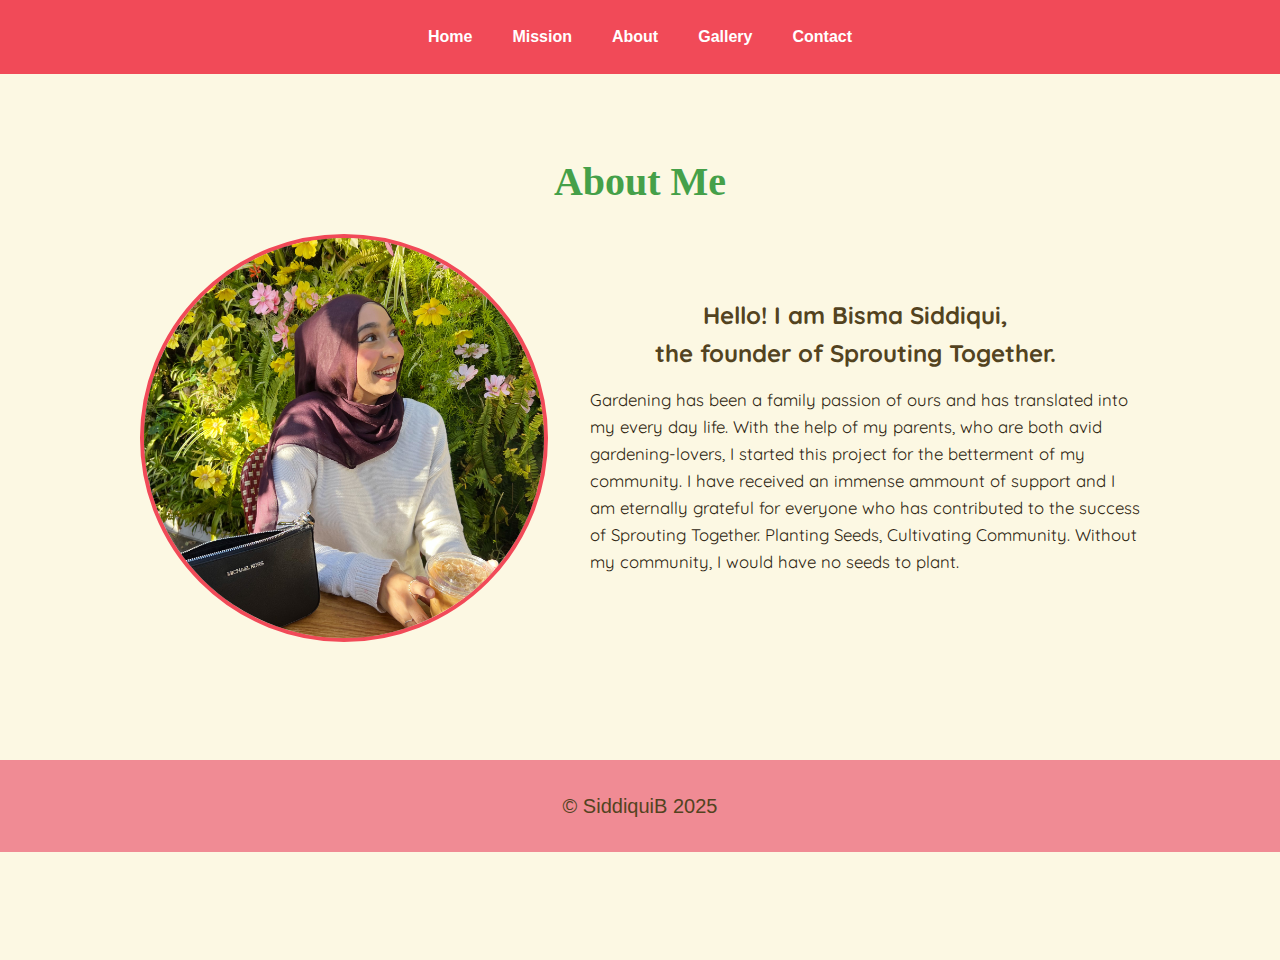
<file: aboutme.html>
<!DOCTYPE html>
<html lang="en">
<head>
    <meta charset="utf-8" />
    <meta name="viewport" content="width=device-width, initial-scale=1.0">
    <title>About Me | Sprouting Together</title>
    <link href="https://fonts.googleapis.com/css2?family=Quicksand:wght@400;600;700&display=swap" rel="stylesheet">
    <link rel="stylesheet" href="css/my_styles2.css">
</head>

<style>
    /* Style the navigation bar */
    .navbar {
      background-color: #F14A58; /* reddish pink background */
      overflow: hidden;
      display: flex;
      justify-content: center; /* Center the nav items */
      padding: 10px 0;
      position: fixed;
      top: 0;
      width: 100%;
      z-index: 1000;
    }

    /* Nav links (styled as buttons) */
    .navbar a {
      color: white;
      text-decoration: none;
      padding: 14px 20px;
      font-weight: bold;
      transition: background-color 0.3s;
    }

    .navbar a:hover {
      background-color: #f08b94;
    }

    /* Add some padding to the top of the page so content isn't hidden behind navbar */
    body {
      margin: 0;
      padding-top: 60px;
      font-family: Arial, sans-serif;
    }

    section {
      padding: 50px;
      height: 600px;
    }
  </style>
</head>
<body>
    <!-- Navigation Bar -->
  <div class="navbar">
    <a href="index.html">Home</a>
    <a href="mission.html">Mission</a>
    <a href="aboutme.html">About</a>
    <a href="gallery.html">Gallery</a>
    <a href="contact.html">Contact</a>
  </div>
  <div class="spacer"></div>
  
  <section class="section">
    <h1>About Me</h1>
  
    <div class="about-container">
      <div class="about-image">
        <img src="images/aboutmepic.jpg" alt="pic of me" class="profile-pic">
    </div>
  
      <div class="about-text">
        <h2>Hello! I am Bisma Siddiqui, <br>the founder of Sprouting Together.</h2>
        <p>Gardening has been a family passion of ours and has translated into my every day life. 
           With the help of my parents, who are both avid gardening-lovers, I started this project for
           the betterment of my community. I have received an immense ammount of support and I am 
           eternally grateful for everyone who has contributed to the success of Sprouting Together. 
           Planting Seeds, Cultivating Community. Without my community, I would have no seeds to plant.</p>
      </div>
    </div>
  </section>
  
  
    <footer class="footer">
      © SiddiquiB 2025
    </footer>
  </body>
</html>
</file>
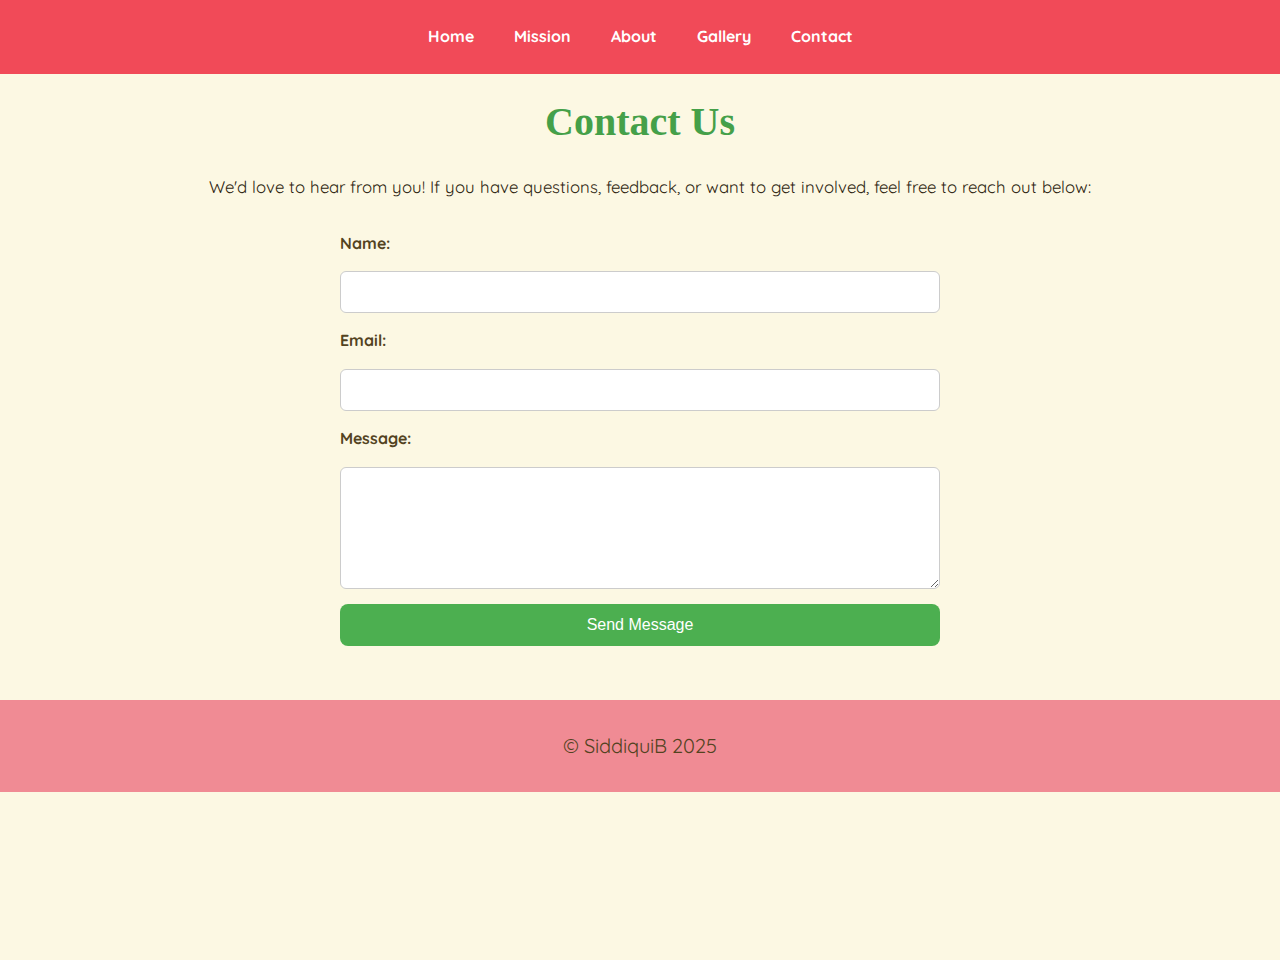
<file: contact.html>
<!DOCTYPE html>
<html lang="en">
<head>
  <meta charset="UTF-8">
  <title>Contact Us | Sprouting Together</title>
  <link rel="stylesheet" href="css/my_styles2.css">
  <link href="https://fonts.googleapis.com/css2?family=Quicksand&display=swap" rel="stylesheet">
</head>

<!-- nav bar styling -->
<style>
    /* Style the navigation bar */
    .navbar {
      background-color: #F14A58; /* reddish pink background */
      overflow: hidden;
      display: flex;
      justify-content: center; /* Center the nav items */
      padding: 10px 0;
      position: fixed;
      top: 0;
      width: 100%;
      z-index: 1000;
    }

    /* Nav links (styled as buttons) */
    .navbar a {
      color: white;
      text-decoration: none;
      padding: 14px 20px;
      font-weight: bold;
      transition: background-color 0.3s;
    }

    .navbar a:hover {
      background-color: #f08b94;
    }

    /* Add some padding to the top of the page so content isn't hidden behind navbar */
    body {
      margin: 0;
      padding-top: 60px;
    }

    section {
      padding: 50px;
      height: 600px;
    }
  </style>

<body>
  <div class="navbar">
    <a href="my_index.html">Home</a>
    <a href="mission.html">Mission</a>
    <a href="aboutme.html">About</a>
    <a href="gallery.html">Gallery</a>
    <a href="contact.html">Contact</a>
  </div>

  <section class="section">
    <h1>Contact Us</h1>
    <p style="text-align: center;">We'd love to hear from you! If you have questions, feedback, 
        or want to get involved, feel free to reach out below:</p>

    <form class="contact-form" action="#" method="post">
      <label for="name">Name:</label>
      <input type="text" id="name" name="name" required>

      <label for="email">Email:</label>
      <input type="email" id="email" name="email" required>

      <label for="message">Message:</label>
      <textarea id="message" name="message" rows="5" required></textarea>

      <button type="submit">Send Message</button>
    </form>
  </section>

  <footer class="footer">
    © SiddiquiB 2025
  </footer>
</body>
</html>
</file>
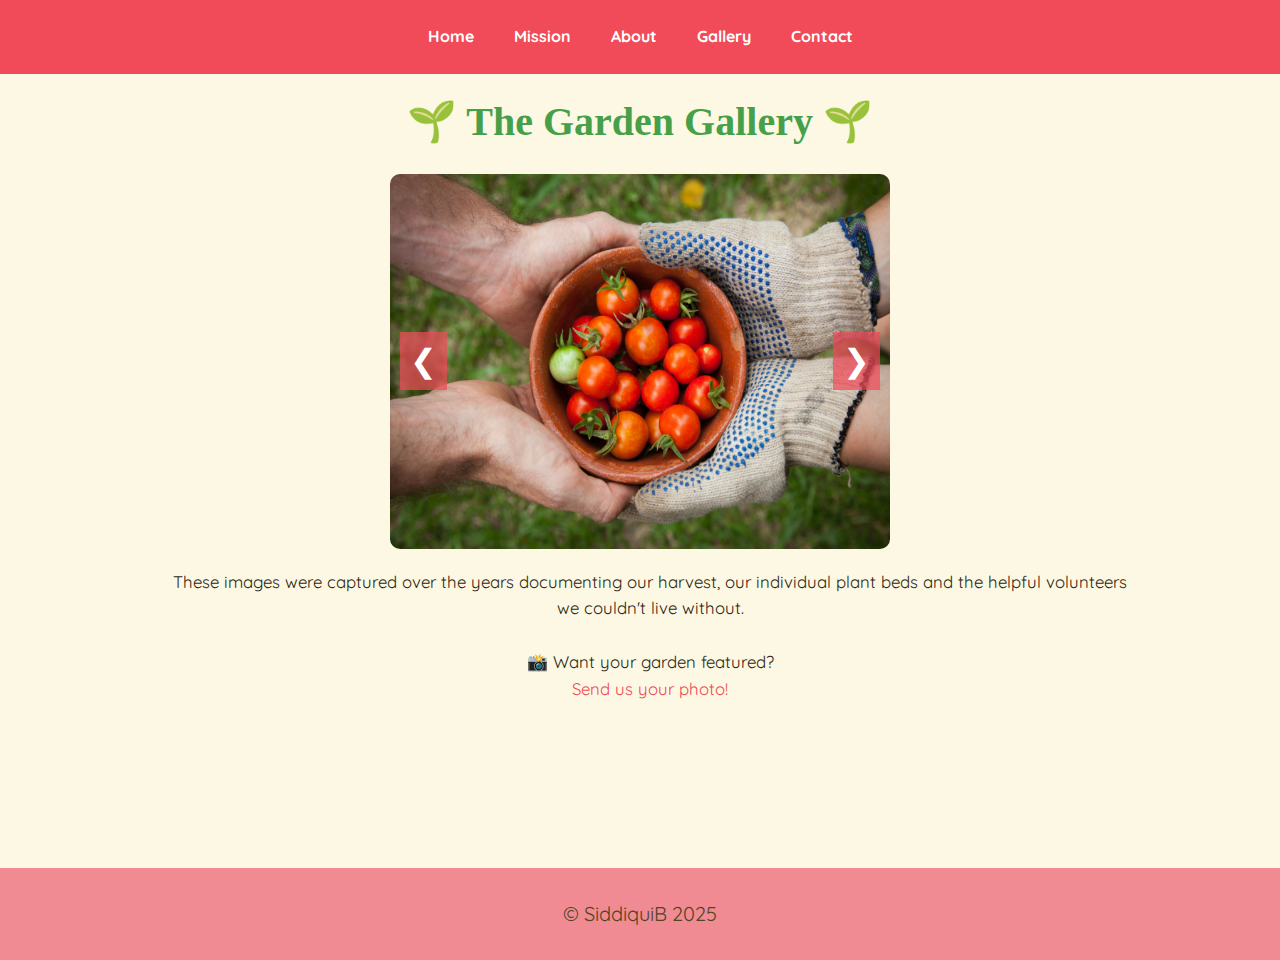
<file: gallery.html>
<!DOCTYPE html>
<html lang="en">
<head>
  <meta charset="UTF-8">
  <title>Gallery | Sprouting Together</title>
  <link href="https://fonts.googleapis.com/css2?family=Quicksand:wght@400;600;700&display=swap" rel="stylesheet">
  <link rel="stylesheet" href="css/my_styles2.css">
</head>

<!-- nav bar styling -->
<style>
    /* Style the navigation bar */
    .navbar {
      background-color: #F14A58; /* reddish pink background */
      overflow: hidden;
      display: flex;
      justify-content: center; /* Center the nav items */
      padding: 10px 0;
      position: fixed;
      top: 0;
      width: 100%;
      z-index: 1000;
    }

    /* Nav links (styled as buttons) */
    .navbar a {
      color: white;
      text-decoration: none;
      padding: 14px 20px;
      font-weight: bold;
      transition: background-color 0.3s;
    }

    .navbar a:hover {
      background-color: #f08b94;
    }

    /* Add some padding to the top of the page so content isn't hidden behind navbar */
    body {
      margin: 0;
      padding-top: 60px;
    }

    section {
      padding: 50px;
      height: 600px;
    }
  </style>
  </head>

<body>

  <div class="navbar">
    <a href="index.html">Home</a>
    <a href="mission.html">Mission</a>
    <a href="aboutme.html">About</a>
    <a href="gallery.html">Gallery</a>
    <a href="contact.html">Contact</a>
  </div>

  <main>
    <section class="section">
      <h1>🌱 The Garden Gallery 🌱</h1>
      <div class="carousel">
        <div class="carousel-track">
          <img src="images/galleryimage1.jpg" alt="Garden 1">
          <img src="images/galleryimage2.jpg" alt="Garden 2">
          <img src="images/galleryimage3.jpg" alt="Garden 3">
          <img src="images/galleryimage4.jpg" alt="Garden 4">
          <img src="images/galleryimage5.jpg" alt="Garden 5">
          <img src="images/galleryimage6.jpg" alt="Garden 6">
          <img src="images/galleryimage7.jpg" alt="Garden 7">
          <img src="images/galleryimage8.jpg" alt="Garden 8">
          <img src="images/galleryimage9.jpg" alt="Garden 9">
        </div>
        <button class="carousel-btn prev">&#10094;</button>
        <button class="carousel-btn next">&#10095;</button>
      </div>
      <p style="text-align: center; margin-top: 20px;">
        These images were captured over the years documenting our harvest, our individual
        plant beds and the helpful volunteers we couldn't live without. 
        <br><br>
        📸 Want your garden featured? <br> <a href="contact.html">Send us your photo!</a>
      </p>
      
    </section>
  </main>

  <script src="js/carousel.js"></script>



  <footer class="footer">
    © SiddiquiB 2025
  </footer>

</body>
</html>
</file>
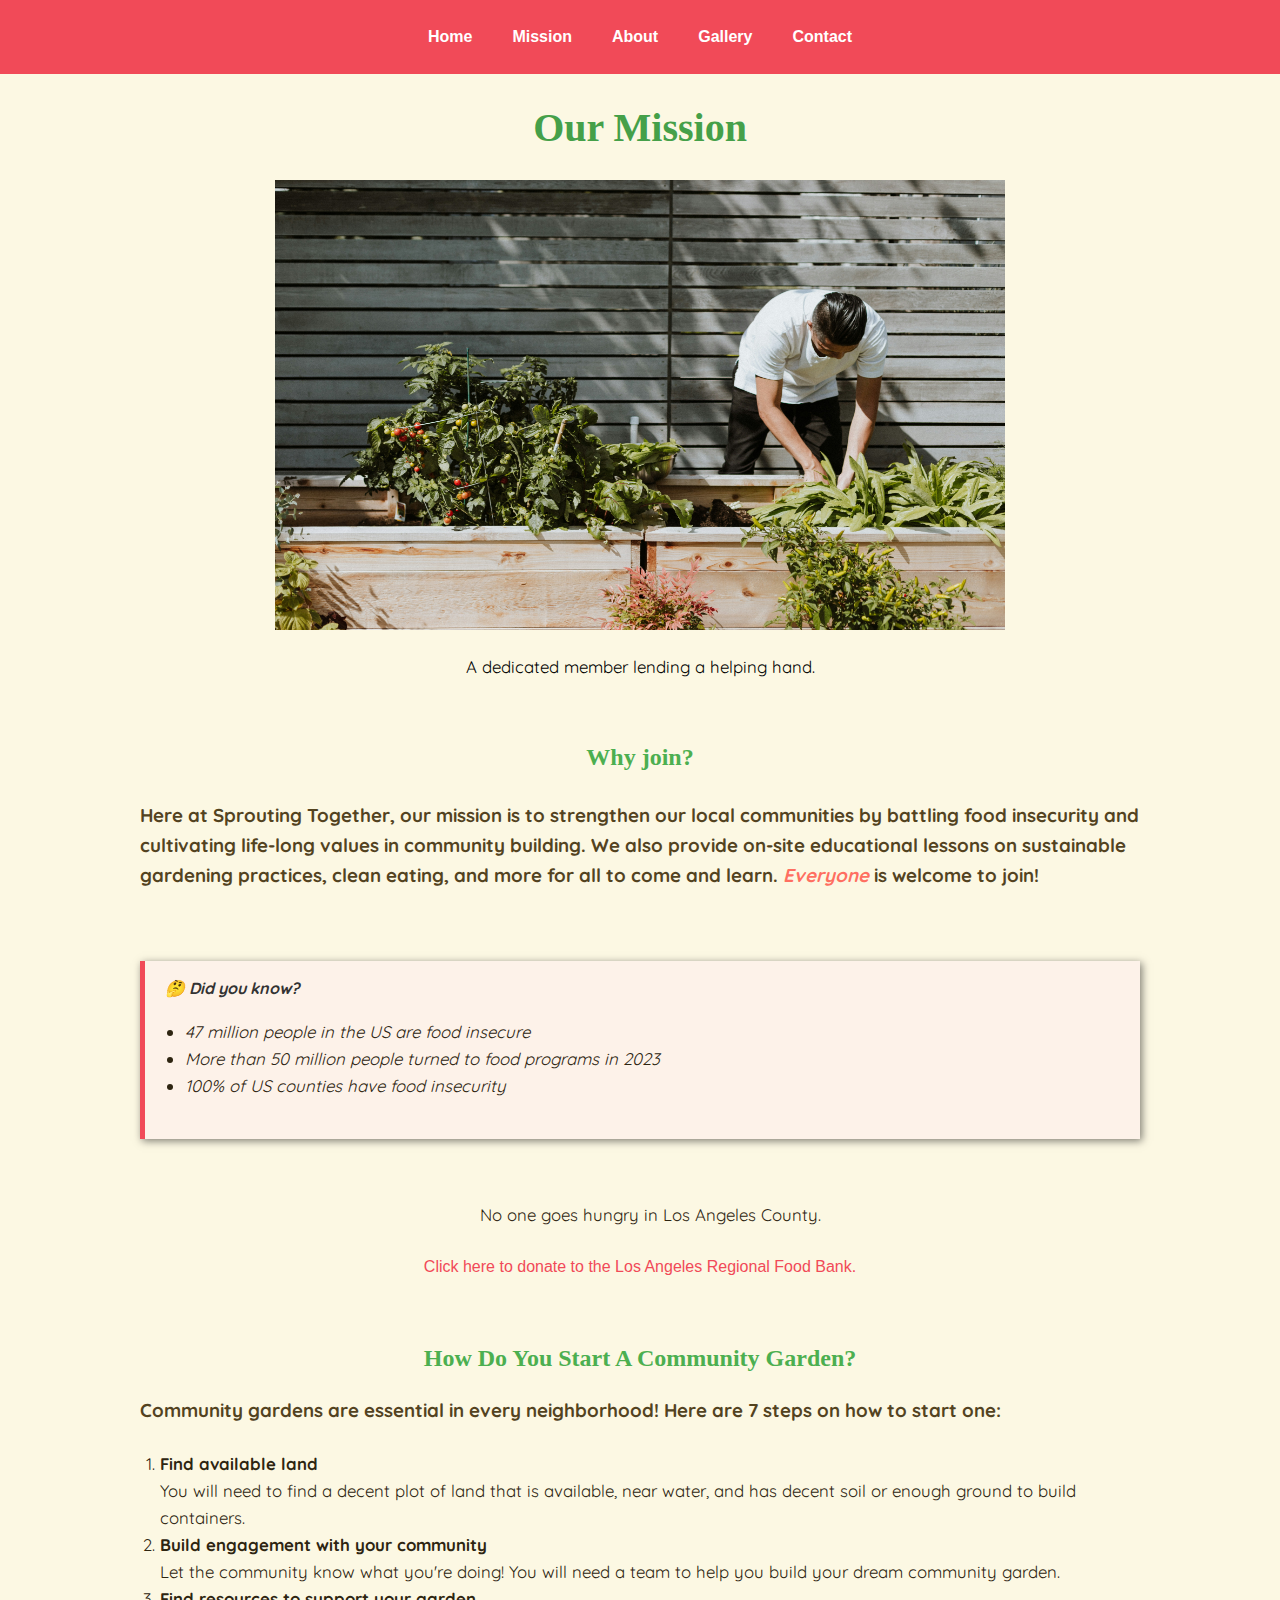
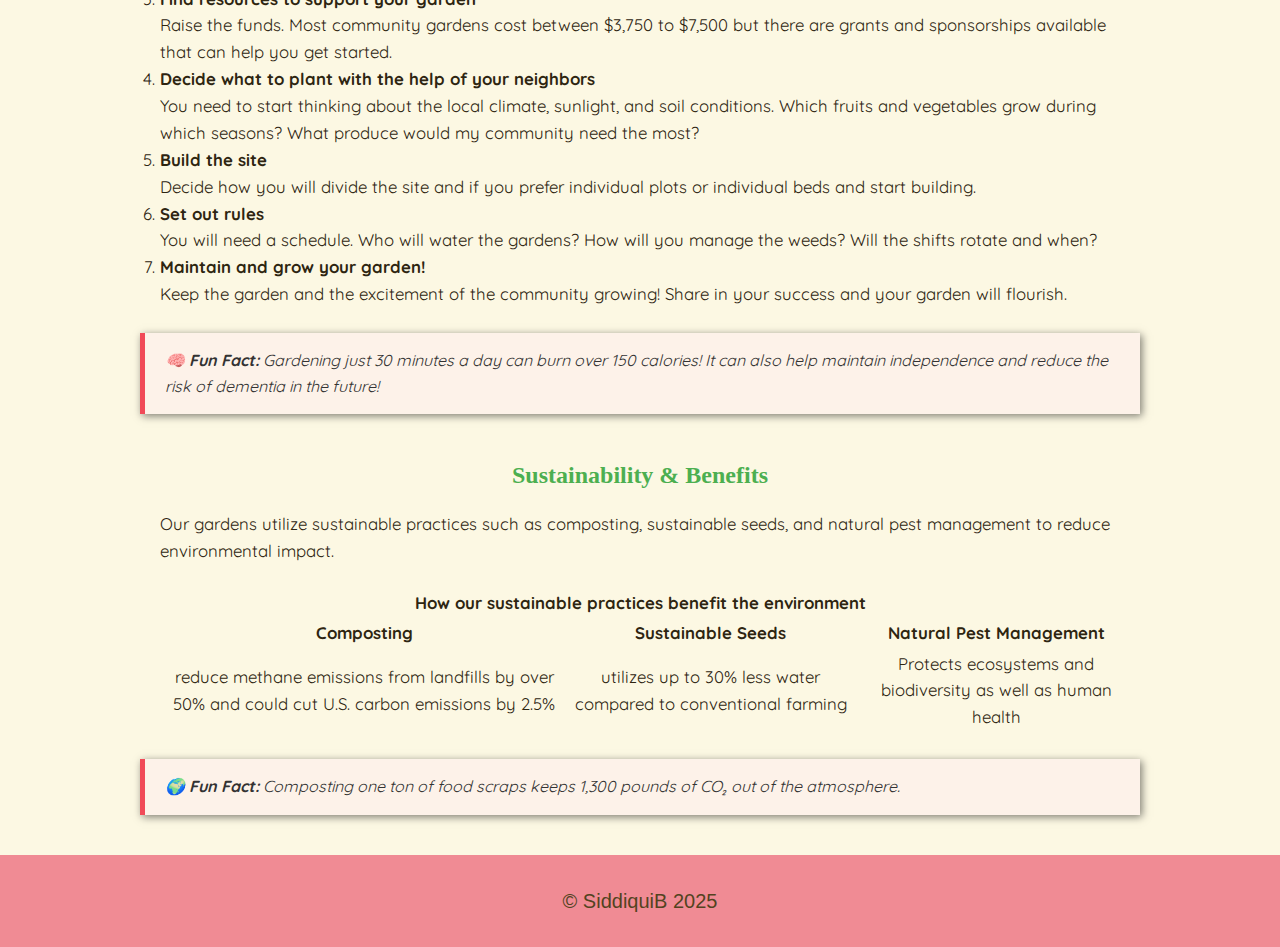
<file: mission.html>
<!DOCTYPE html>
<html lang="en">
<head>
  <meta charset="utf-8">
  <meta name="viewport" content="width=device-width, initial-scale=1.0">
  <title>Our Mission | Sprouting Together</title>
  <link href="https://fonts.googleapis.com/css2?family=Quicksand:wght@400;600;700&display=swap" rel="stylesheet">
  <link rel="stylesheet" href="css/my_styles2.css">
</head>
<!-- nav bar styling -->
<style>
    /* Style the navigation bar */
    .navbar {
      background-color: #F14A58; /* reddish pink background */
      overflow: hidden;
      display: flex;
      justify-content: center; /* Center the nav items */
      padding: 10px 0;
      position: fixed;
      top: 0;
      width: 100%;
      z-index: 1000;
    }

    /* Nav links (styled as buttons) */
    .navbar a {
      color: white;
      text-decoration: none;
      padding: 14px 20px;
      font-weight: bold;
      transition: background-color 0.3s;
    }

    .navbar a:hover {
      background-color: #f08b94;
    }

    /* Added some padding to the top of the page so content isn't hidden behind navbar */
    body {
      margin: 0;
      padding-top: 60px;
      font-family: Arial, sans-serif;
    }

    section {
      padding: 50px;
      height: 600px;
    }
  </style>
  </head>

<body>
  <!-- Navigation Bar -->
  <div class="navbar">
    <a href="index.html">Home</a>
    <a href="mission.html">Mission</a>
    <a href="aboutme.html">About</a>
    <a href="gallery.html">Gallery</a>
    <a href="contact.html">Contact</a>
  </div>
  <div class="spacer"></div>



  <!-- Mission Statement -->
 <br>
  <h1>Our Mission</h1>

  <div style="text-align: center;">
    <img src="images/missionimage1.jpg" alt="man gardening" width="730px" height="450px";/>
    <figcaption><p>A dedicated member lending a helping hand.</p></figcaption>
 </div>
  <section class="section" id="mission">
    <h2>Why join?</h2>
    <p><h3>Here at Sprouting Together, our mission is to strengthen our local communities by battling
        food insecurity and cultivating life-long values in community building. We also provide on-site 
        educational lessons on sustainable gardening practices, clean eating, and more for all to come
        and learn. <i>Everyone</i> is welcome to join! 
    </h3></p>
    <br>
    <div class="fun-fact">
        🤔 <strong>Did you know?</strong> 
        <ul>
            <li>47 million people in the US are food insecure</li>
            <li>More than 50 million people turned to food programs in 2023</li>
            <li>100% of US counties have food insecurity</li>
        </ul>
      </div>
      <br>
      <div style="text-align: center;">
      <p>No one goes hungry in Los Angeles County. </p>
        <a href="https://www.lafoodbank.org" class="external-link" target="_blank">
        Click here to donate to the Los Angeles Regional Food Bank. 
    </a>
</div>
    </section>

    <!-- How do you start a community garden? -->
  <section class="section" id="how-to-start">
    <h2>How Do You Start A Community Garden?</h2>
    <h3>Community gardens are essential in every neighborhood! Here are 7 steps on how to start one:</h3>
    <p>
        <ol>
            <li><b>Find available land</b>
            <br> You will need to find a decent plot of land that is available, near water, and has 
            decent soil or enough ground to build containers.</li>
            <li><b>Build engagement with your community</b>
            <br> Let the community know what you're doing! You will need a team to help you build your 
            dream community garden.</li>
            <li><b>Find resources to support your garden</b>
            <br> Raise the funds. Most community gardens cost between $3,750 to $7,500 but there are 
            grants and sponsorships available that can help you get started.</li>
            <li><b>Decide what to plant with the help of your neighbors</b>
            <br> You need to start thinking about the local climate, sunlight, and soil conditions. 
            Which fruits and vegetables grow during which seasons? What produce would my community 
            need the most? </li>
            <li><b>Build the site</b>
            <br> Decide how you will divide the site and if you prefer individual plots or individual beds 
            and start building.</li>
            <li><b>Set out rules</b>
            <br> You will need a schedule. Who will water the gardens? How will you manage the weeds? 
            Will the shifts rotate and when? </li>
            <li><b>Maintain and grow your garden!</b>
            <br> Keep the garden and the excitement of the community growing! Share in your success 
            and your garden will flourish. </li>
        </ol>
    </p>
    <div class="fun-fact">
        🧠 <strong>Fun Fact:</strong> Gardening just 30 minutes a day can burn over 150 calories! It can 
        also help maintain independence and reduce the risk of dementia in the future!
      </div>
  </section>

  <br><br><br>
  <!-- Sustainability Benefits -->
  <section class="section" id="sustainability">
    <h2>Sustainability & Benefits</h2>
    <p>Our gardens utilize sustainable practices such as composting, sustainable seeds, 
        and natural pest management to reduce environmental impact.</p>
        <div style="text-align: center;">
        <table>
            <caption><b>How our sustainable practices benefit the environment</b></caption>
    
            <tr>
                <th>Composting</th>
                <th>Sustainable Seeds </th>
                <th>Natural Pest Management</th>
            </tr>
            <tr>
                <td>reduce methane emissions from landfills by over 50% and could cut U.S. carbon emissions by 2.5%</td>
                <td>utilizes up to 30% less water compared to conventional farming</td>
                <td>Protects ecosystems and biodiversity as well as human health</td>
            </tr>
        </table>
        </div>
    <div class="fun-fact">
        🌍 <strong>Fun Fact:</strong> Composting one ton of food scraps keeps 1,300 pounds of CO₂ out 
        of the atmosphere.
      </div>
  </section>



  
  <footer class="footer">
    © SiddiquiB 2025
  </footer>
</body>
</html>
</file>
<file: css/my_styles2.css>
body {
    margin: 0;
    font-family: 'Quicksand', Arial, sans-serif;
    line-height: 1.6;
  }

  body {
    background-color: #FCF8E3;
}

h1 {
    font-family: "Georgia", serif;
    color: #45a049;
    text-align: center;
    font-size: 2.5em;
    margin: 0 0 20px 0; /* remove top margin */
    padding-top: 10px;   /* optional: add a little breathing room */
  }
  
  

h2 {
    font-family: "Georgia", serif;
    color: #53431F;
    text-align: center;
}

h3 {
    font-family: 'Quicksand', Arial, sans-serif;
    color: #53431F;
}

p {
    font-family: 'Quicksand', Arial, sans-serif;
    color: #000000;
    font-size: 105%;
}

i {color: #ff6f61

}

footer {
    font-size: 125%;
    color: rgb(19, 126, 88);
}

html {
    scroll-behavior: smooth;
  }  


  /* extra stuff */
  .navbar {
    background-color: #4CAF50;
    padding: 10px 0;
    text-align: center;
    position: fixed;
    top: 0;
    width: 100%;
    z-index: 1000;
  }

  .navbar a {
    color: white;
    text-decoration: none;
    padding: 14px 20px;
    font-weight: bold;
    display: inline-block;
  }
  
  .navbar a:hover {
    background-color: #f08b94;
  }
  
  .hero {
    position: relative;
    background: url('images/hero.jpg') center/cover no-repeat;
    color: #2d502c;
    text-align: center;
    padding: 80px 20px 40px;
    min-height: 300px;
  }

  .hero::after {
    content: '';
    position: absolute;
    left: 0; right: 0; top: 0; bottom: 0;
    background: rgba(255,255,255,0.4); /* White with 40% opacity */
    z-index: 1;
  }
  .hero > * {
    position: relative;
    z-index: 2; /* ensures text appears above overlay */
  }

  .hero h1 {
    color: #F14A58;
    font-size: 3em;
    margin-bottom: 10px;
  }
  
  .hero p {
    font-size: 1.2em;
  }
  
  .section {
    padding: 20px 20px;
    margin: 0 auto;
    max-width: 1000px;
  }
  
  .section h2 {
    margin-bottom: 15px;
    text-align: center;
    color: #4CAF50;
  }

  .section p,
  .section ul,
  .section table {
    font-family: 'Quicksand', Arial, sans-serif;
    color: #2e2511;
    font-size: 105%;
    margin-bottom: 25px;
    padding-left: 20px; /* ensures indentation looks clean */
    margin-bottom: 25px;
}

.section ol,
.section ul {
  font-family: 'Quicksand', Arial, sans-serif;
  color: #2e2511;
  font-size: 105%;
  margin-bottom: 25px;
  padding-left: 20px; /* ensures indentation looks clean */
}

.section p {
    font-family: 'Quicksand', Arial, sans-serif;
    color: #2e2511;
    font-size: 105%;
  }  
  
  .projects {
    display: flex;
    flex-wrap: wrap;
    gap: 20px;
    justify-content: center;
  }
  
  .card {
    background-color: #f2f2f2;
    border-radius: 10px;
    padding: 20px;
    width: 280px;
  }
  
  .footer {
    background-color: #f08b94;
    color: #53431F;
    text-align: center;
    padding: 30px 10px;
  }
  
  .btn {
    display: inline-block;
    margin: 10px;
    padding: 10px 20px;
    background-color: #4CAF50;
    color: white;
    text-decoration: none;
    border-radius: 5px;
  }
  
  .btn:hover {
    background-color: #82c285;
  }
  
  .spacer {
    height: 60px;
  }

  .fun-fact {
    background-color: #fdf2e9;
    border-left: 5px solid #F14A58;
    padding: 15px 20px;
    margin: 20px 0;
    font-family: 'Quicksand', Arial, sans-serif;
    font-style: italic;
    color: #333;
    box-shadow: 2px 2px 8px rgba(0, 0, 0, 0.5);
  }

  a {
    color: #F14A58; /* normal link color (pinkish red) */
    text-decoration: none;
  }
  
  a:hover {
    color: #45a049; /* green on hover */
    text-decoration: underline;
  }

  a.external-link {
    color: #F14A58;
    text-decoration: none;
  }
  
  a.external-link:hover {
    color: #45a049;
    text-decoration: underline;
  }

  .profile-pic {
    width: 400px;
    height: 400px;
    object-fit: cover;
    border-radius: 50%;
    display: block;
    margin: 0 auto;
    border: 4px solid #F14A58; /* the pink brand color */
  }
  

  .about-container {
    display: flex;
    flex-wrap: wrap;
    gap: 30px;
    align-items: center;
    justify-content: center;
  }
  
  .about-image {
    flex: 1 1 300px;
    max-width: 400px;
  }
  
  .about-text {  
    flex: 1 1 400px;
  }  

  .about-text h2 {
    color: #53431F;
    font-family: 'Quicksand', Arial, sans-serif;
    font-size: 1.5em;
  }  

  .about-text p {
    margin-top: 10px;
  }  

  .join-container {
    display: flex;
    flex-wrap: wrap;
    gap: 30px;
    justify-content: space-between;
    align-items: flex-start;
  }
  
  .join-text {
    flex: 1 1 300px;
  }
  
  .join-image {
    flex: 1 1 300px;
    text-align: center;
  }

  .carousel {
    position: relative;
    width: 90%;
    max-width: 500px;
    margin: auto;
    overflow: hidden;
    border-radius: 10px;
  }
  
  .carousel-track {
    display: flex;
    transition: transform 0.5s ease-in-out;
  }
  
  .carousel-track img {
    width: 100%;
    flex-shrink: 0;
  }
  
  .carousel-btn {
    position: absolute;
    top: 50%;
    transform: translateY(-50%);
    background-color: rgba(241, 74, 88, 0.7);
    border: none;
    color: white;
    font-size: 2rem;
    padding: 10px;
    cursor: pointer;
    z-index: 10;
  }
  
  .carousel-btn.prev {
    left: 10px;
  }
  
  .carousel-btn.next {
    right: 10px;
  }

  .contact-form {
    max-width: 600px;
    margin: 30px auto;
    display: flex;
    flex-direction: column;
    gap: 15px;
  }
  
  .contact-form label {
    font-weight: bold;
    color: #53431F;
  }
  
  .contact-form input,
  .contact-form textarea {
    padding: 10px;
    border: 1px solid #ccc;
    font-family: 'Quicksand', Arial, sans-serif;
    font-size: 1em;
    border-radius: 6px;
  }
  
  .contact-form button {
    background-color: #4caf50;
    color: white;
    border: none;
    padding: 12px;
    font-size: 1em;
    border-radius: 8px;
    cursor: pointer;
  }
  
  .contact-form button:hover {
    background-color: #c73847;
  }  
  
  html, body {
    height: 100%;
    margin: 0;
  }
  
  body {
    display: flex;
    flex-direction: column;
  }
  
  main {
    flex: 1;
  }
</file>
